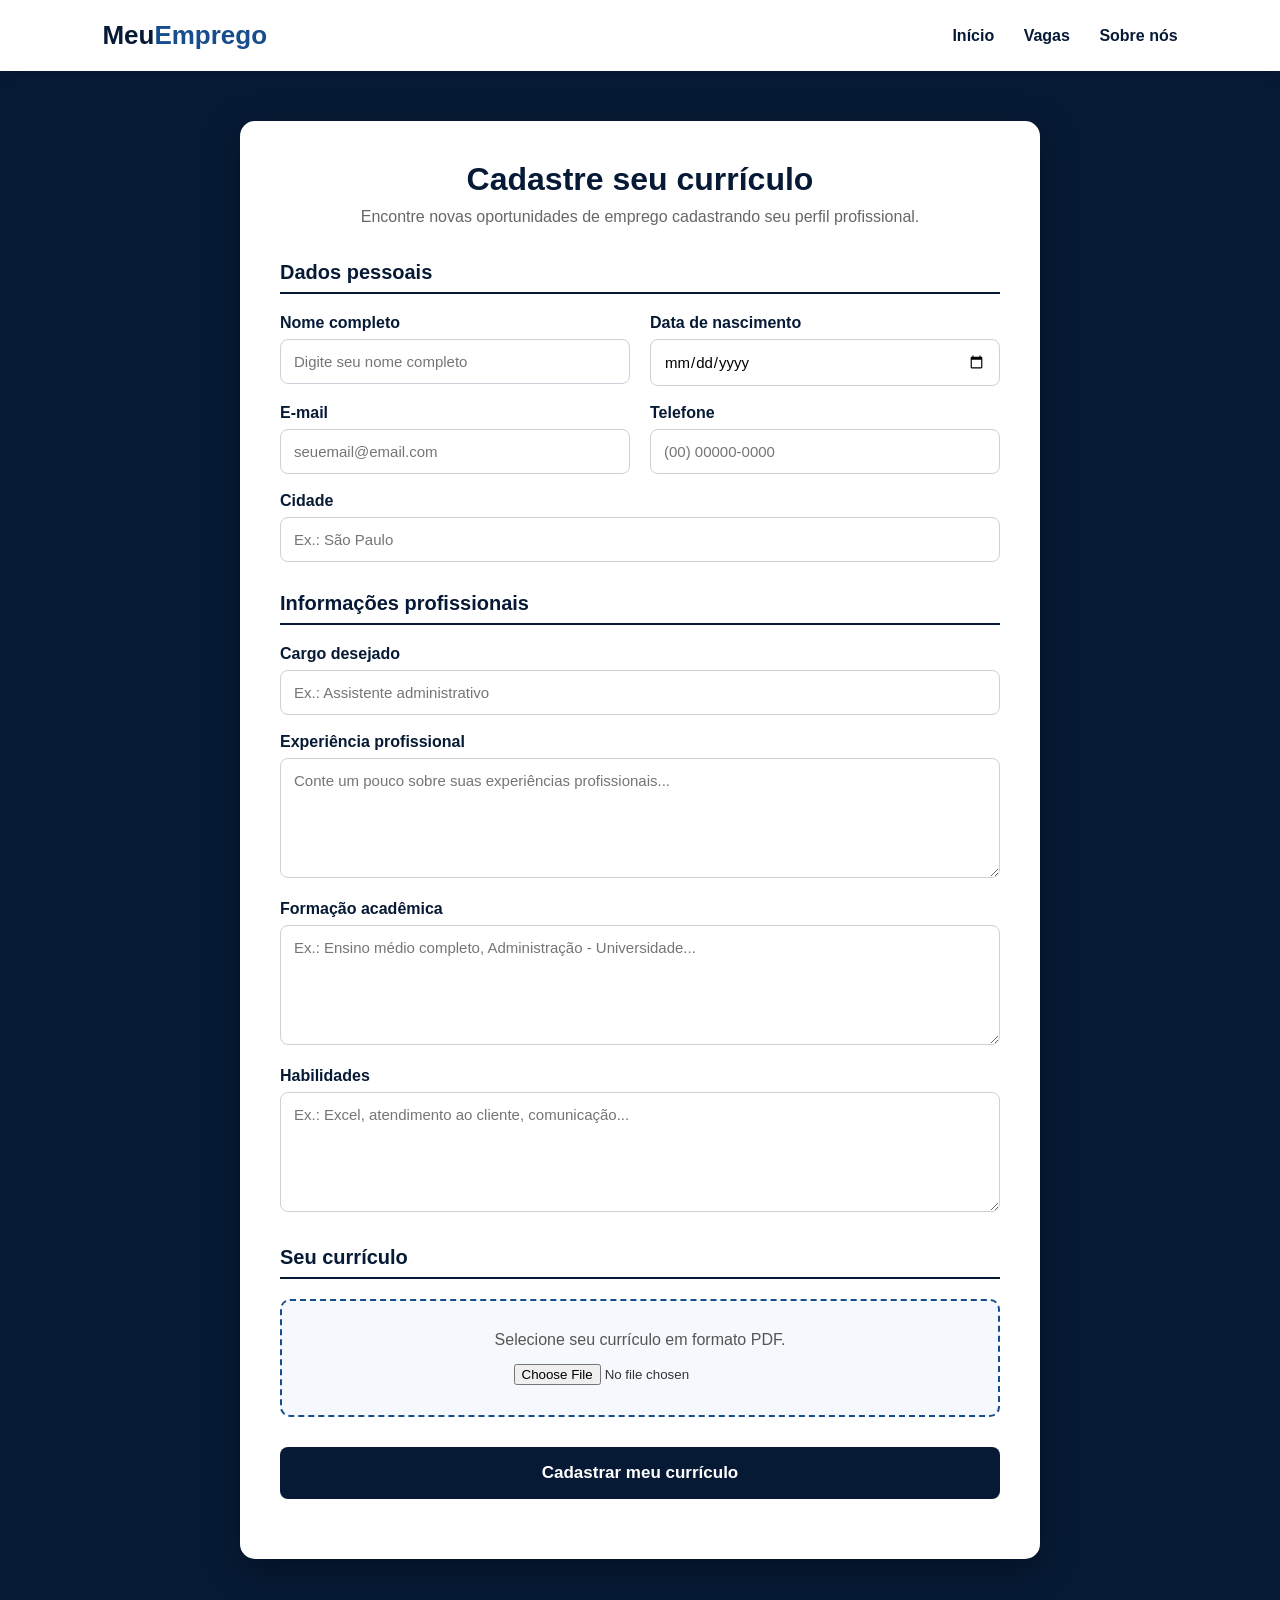
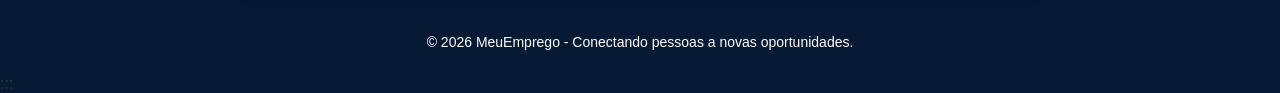
<file: index.html>
<!DOCTYPE html> <html lang="pt-BR">

<head> <meta charset="UTF-8"> <meta name="viewport" content="width=device-width, initial-scale=1.0">

<title>MeuEmprego - Cadastre seu Currículo</title>

<style>

* { margin: 0; padding: 0; box-sizing: border-box; font-family: Arial, Helvetica, sans-serif; }

body { background: #071a35; color: #333; }

header { background: #ffffff; padding: 20px 8%; display: flex; justify-content: space-between; align-items: center; box-shadow: 0 2px 10px rgba(0,0,0,0.2); }

.logo { color: #071a35; font-size: 26px; font-weight: bold; }

.logo span { color: #174d8c; }

nav a { text-decoration: none; color: #071a35; margin-left: 25px; font-weight: bold; }

nav a:hover { color: #174d8c; }

main { padding: 50px 20px; }

.container { max-width: 800px; margin: auto; background: #ffffff; padding: 40px; border-radius: 15px; box-shadow: 0 10px 35px rgba(0,0,0,0.35); }

.titulo { text-align: center; margin-bottom: 35px; }

.titulo h1 { color: #071a35; font-size: 32px; margin-bottom: 10px; }

.titulo p { color: #666; font-size: 16px; }

.secao { margin-bottom: 30px; }

.secao h2 { color: #071a35; border-bottom: 2px solid #071a35; padding-bottom: 8px; margin-bottom: 20px; font-size: 20px; }

.linha { display: flex; gap: 20px; }

.campo { flex: 1; margin-bottom: 18px; }

.campo label { display: block; color: #071a35; font-weight: bold; margin-bottom: 7px; }

.campo input, .campo select, .campo textarea { width: 100%; padding: 13px; border: 1px solid #ccd2da; border-radius: 8px; outline: none; font-size: 15px; }

.campo input:focus, .campo select:focus, .campo textarea:focus { border-color: #071a35; box-shadow: 0 0 5px rgba(7,26,53,0.2); }

.campo textarea { min-height: 120px; resize: vertical; }

.upload { border: 2px dashed #174d8c; background: #f5f8fc; padding: 30px; text-align: center; border-radius: 10px; }

.upload p { color: #555; margin-bottom: 15px; }

.upload input { border: none; }

.botao { width: 100%; padding: 16px; background: #071a35; color: #ffffff; border: none; border-radius: 8px; font-size: 17px; font-weight: bold; cursor: pointer; transition: 0.3s; }

.botao:hover { background: #174d8c; transform: translateY(-2px); }

#mensagem { text-align: center; margin-top: 20px; font-weight: bold; }

.sucesso { color: #16803c; }

.erro { color: #d32f2f; }

footer { text-align: center; color: #ffffff; padding: 25px; font-size: 14px; }

@media (max-width: 650px) {

header { flex-direction: column; gap: 15px; }

nav a { margin: 0 8px; }

.container { padding: 25px 20px; }

.linha { flex-direction: column; gap: 0; }

.titulo h1 { font-size: 26px; } }

</style>

</head>

<body>

<header>

<div class="logo"> Meu<span>Emprego</span> </div>

<nav> <a href="index.html">Início</a> <a href="vagas.html">Vagas</a> <a href="#">Sobre nós</a> </nav>

</header>

<main>

<div class="container">

<div class="titulo">

<h1>Cadastre seu currículo</h1>

<p> Encontre novas oportunidades de emprego cadastrando seu perfil profissional. </p>

</div>

<form id="curriculoForm">

<!-- DADOS PESSOAIS -->

<div class="secao">

<h2>Dados pessoais</h2>

<div class="linha">

<div class="campo">

<label for="nome"> Nome completo </label>

<input type="text" id="nome" placeholder="Digite seu nome completo" required >

</div>

<div class="campo">

<label for="nascimento"> Data de nascimento </label>

<input type="date" id="nascimento" required >

</div>

</div>

<div class="linha">

<div class="campo">

<label for="email"> E-mail </label>

<input type="email" id="email" placeholder="seuemail@email.com" required >

</div>

<div class="campo">

<label for="telefone"> Telefone </label>

<input type="tel" id="telefone" placeholder="(00) 00000-0000" maxlength="15" required >

</div>

</div>

<div class="campo">

<label for="cidade"> Cidade </label>

<input type="text" id="cidade" placeholder="Ex.: São Paulo" required >

</div>

</div>

<!-- INFORMAÇÕES PROFISSIONAIS -->

<div class="secao">

<h2>Informações profissionais</h2>

<div class="campo">

<label for="cargo"> Cargo desejado </label>

<input type="text" id="cargo" placeholder="Ex.: Assistente administrativo" required >

</div>

<div class="campo">

<label for="experiencia"> Experiência profissional </label>

<textarea id="experiencia" placeholder="Conte um pouco sobre suas experiências profissionais..." ></textarea>

</div>

<div class="campo">

<label for="formacao"> Formação acadêmica </label>

<textarea id="formacao" placeholder="Ex.: Ensino médio completo, Administração - Universidade..." ></textarea>

</div>

<div class="campo">

<label for="habilidades"> Habilidades </label>

<textarea id="habilidades" placeholder="Ex.: Excel, atendimento ao cliente, comunicação..." ></textarea>

</div>

</div>

<!-- CURRÍCULO -->

<div class="secao">

<h2>Seu currículo</h2>

<div class="upload">

<p> Selecione seu currículo em formato PDF. </p>

<input type="file" id="curriculo" accept=".pdf" required >

</div>

</div>

<button type="submit" class="botao" > Cadastrar meu currículo </button>

<div id="mensagem"></div>

</form>

</div>

</main>

<footer>

© 2026 MeuEmprego - Conectando pessoas a novas oportunidades.

</footer>

<script>

const formulario = document.getElementById("curriculoForm");

const telefone = document.getElementById("telefone");

const curriculo = document.getElementById("curriculo");

const mensagem = document.getElementById("mensagem");

/* ========================= MÁSCARA DO TELEFONE ========================== */

telefone.addEventListener("input", function () {

let valor = this.value.replace(/\D/g, "");

if (valor.length <= 10) {

valor = valor.replace( /(\d{2})(\d)/, "($1) $2" );

valor = valor.replace( /(\d{4})(\d)/, "$1-$2" );

} else {

valor = valor.replace( /(\d{2})(\d)/, "($1) $2" );

valor = valor.replace( /(\d{5})(\d)/, "$1-$2" );

}

this.value = valor;

});

/* ========================= ENVIO DO FORMULÁRIO ========================== */

formulario.addEventListener("submit", function(event) {

event.preventDefault();

const nome = document.getElementById("nome").value.trim();

const nascimento = document.getElementById("nascimento").value;

const email = document.getElementById("email").value.trim();

const telefoneValor = telefone.value.trim();

const cidade = document.getElementById("cidade").value.trim();

const cargo = document.getElementById("cargo").value.trim();

const experiencia = document.getElementById("experiencia").value.trim();

const formacao = document.getElementById("formacao").value.trim();

const habilidades = document.getElementById("habilidades").value.trim();

const telefoneNumeros = telefone.value.replace(/\D/g, "");

/* ========================= VALIDAÇÕES ========================== */

if (nome.length < 3) {

mensagem.textContent = "Digite seu nome completo.";

mensagem.className = "erro";

return; }

if (telefoneNumeros.length < 10) {

mensagem.textContent = "Digite um telefone válido.";

mensagem.className = "erro";

return; }

if (cargo.length < 2) {

mensagem.textContent = "Digite o cargo desejado.";

mensagem.className = "erro";

return; }

if (curriculo.files.length === 0) {

mensagem.textContent = "Selecione seu currículo em PDF.";

mensagem.className = "erro";

return; }

const arquivo = curriculo.files[0];

if ( arquivo.type !== "application/pdf" && !arquivo.name.toLowerCase().endsWith(".pdf") ) {

mensagem.textContent = "O currículo precisa estar em PDF.";

mensagem.className = "erro";

return; }

/* ========================= SALVAR INFORMAÇÕES NO LOCALSTORAGE ========================== */

const dadosCandidato = {

nome: nome,

nascimento: nascimento,

email: email,

telefone: telefoneValor,

cidade: cidade,

cargo: cargo,

experiencia: experiencia,

formacao: formacao,

habilidades: habilidades,

nomeCurriculo: arquivo.name

};

localStorage.setItem( "dadosCandidato", JSON.stringify(dadosCandidato) );

/* ========================= MENSAGEM DE SUCESSO ========================== */

mensagem.textContent = "Currículo cadastrado com sucesso!";

mensagem.className = "sucesso";

/* * Aguarda um pequeno tempo para * o usuário visualizar a mensagem * e depois abre a página do perfil. */

setTimeout(function() {

window.location.href = "vagas.html";

}, 1000);

});

</script>

</body>

</html> :::
</file>
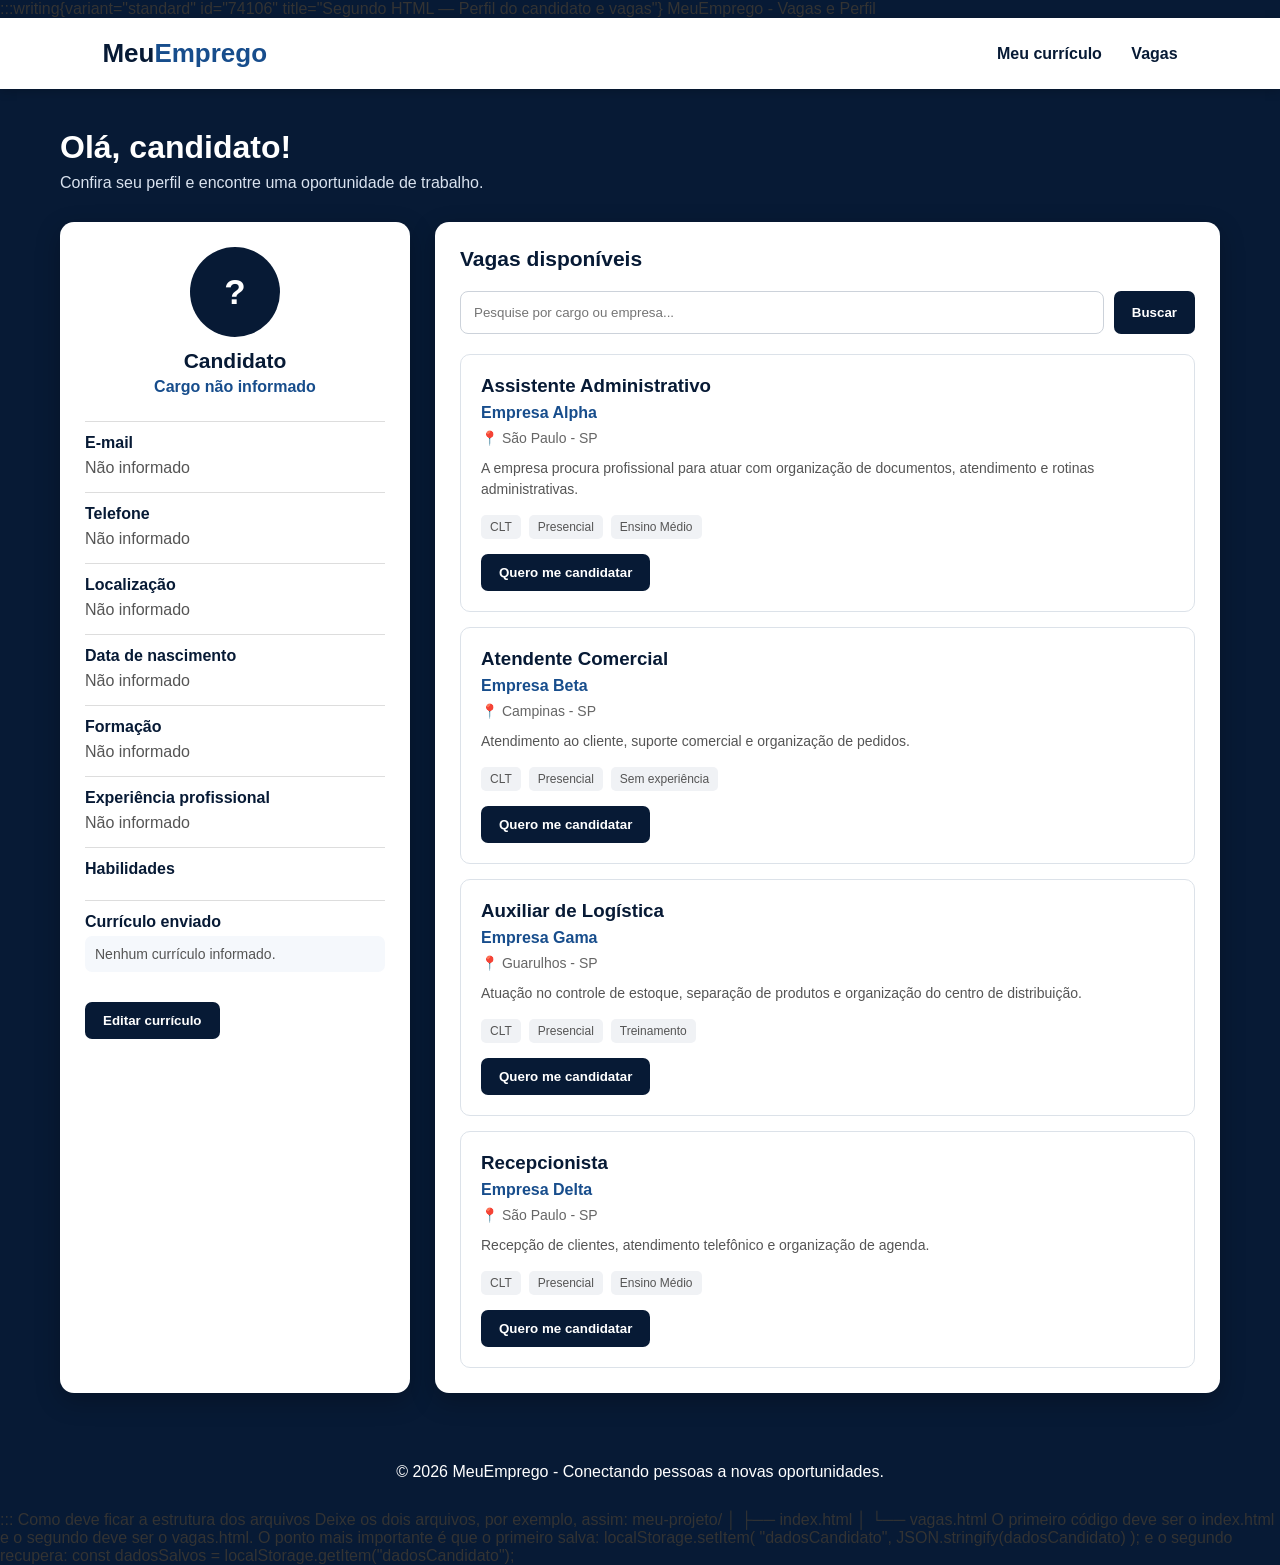
<file: vagas.html>
:::writing{variant="standard" id="74106" title="Segundo HTML — Perfil do candidato e vagas"} <!DOCTYPE html> <html lang="pt-BR">

<head>

<meta charset="UTF-8">

<meta name="viewport" content="width=device-width, initial-scale=1.0"

<title>MeuEmprego - Vagas e Perfil</title>

<style>

* { margin: 0; padding: 0; box-sizing: border-box; font-family: Arial, Helvetica, sans-serif; }

body { background: #071a35; color: #333; }

/* ========================= CABEÇALHO ========================== */

header { background: #ffffff; padding: 20px 8%; display: flex; justify-content: space-between; align-items: center; box-shadow: 0 2px 10px rgba(0,0,0,0.2); }

.logo { color: #071a35; font-size: 26px; font-weight: bold; }

.logo span { color: #174d8c; }

nav a { text-decoration: none; color: #071a35; margin-left: 25px; font-weight: bold; }

nav a:hover { color: #174d8c; }

/* ========================= CONTEÚDO ========================== */

main { max-width: 1200px; margin: auto; padding: 40px 20px; }

.titulo-principal { color: white; margin-bottom: 30px; }

.titulo-principal h1 { font-size: 32px; margin-bottom: 8px; }

.titulo-principal p { color: #d9e2ef; }

/* ========================= GRID ========================== */

.grid { display: grid; grid-template-columns: 350px 1fr; gap: 25px; }

/* ========================= CARDS ========================== */

.card { background: white; border-radius: 14px; padding: 25px; box-shadow: 0 8px 25px rgba(0,0,0,0.25); }

.card h2 { color: #071a35; margin-bottom: 20px; font-size: 21px; }

/* ========================= PERFIL ========================== */

.perfil-topo { text-align: center; margin-bottom: 25px; }

.avatar { width: 90px; height: 90px; background: #071a35; color: white; border-radius: 50%; display: flex; align-items: center; justify-content: center; font-size: 35px; font-weight: bold; margin: auto; margin-bottom: 12px; }

.perfil-topo h3 { color: #071a35; font-size: 21px; }

.cargo { color: #174d8c; margin-top: 5px; font-weight: bold; }

/* ========================= INFORMAÇÕES ========================== */

.info { border-top: 1px solid #ddd; padding: 12px 0; }

.info strong { display: block; color: #071a35; margin-bottom: 4px; }

.info span { color: #555; word-break: break-word; line-height: 1.5; }

/* ========================= HABILIDADES ========================== */

.habilidades { display: flex; flex-wrap: wrap; gap: 8px; margin-top: 10px; }

.habilidade { background: #e8f0fa; color: #174d8c; padding: 7px 10px; border-radius: 20px; font-size: 13px; font-weight: bold; }

/* ========================= VAGAS ========================== */

.vagas { display: grid; gap: 15px; }

.vaga { border: 1px solid #dce2e9; border-radius: 10px; padding: 20px; transition: 0.3s; }

.vaga:hover { border-color: #174d8c; box-shadow: 0 5px 15px rgba(7,26,53,0.12); transform: translateY(-2px); }

.vaga h3 { color: #071a35; margin-bottom: 7px; }

.empresa { color: #174d8c; font-weight: bold; margin-bottom: 8px; }

.local { color: #666; font-size: 14px; margin-bottom: 12px; }

.descricao { color: #555; font-size: 14px; line-height: 1.5; margin-bottom: 15px; }

.tags { display: flex; gap: 8px; flex-wrap: wrap; margin-bottom: 15px; }

.tag { background: #f0f2f5; color: #555; padding: 5px 9px; border-radius: 5px; font-size: 12px; }

/* ========================= BOTÃO ========================== */

.botao { border: none; background: #071a35; color: white; padding: 11px 18px; border-radius: 7px; font-weight: bold; cursor: pointer; transition: 0.3s; }

.botao:hover { background: #174d8c; }

/* ========================= BUSCA ========================== */

.busca { display: flex; gap: 10px; margin-bottom: 20px; }

.busca input { flex: 1; padding: 13px; border: 1px solid #ccd2da; border-radius: 8px; outline: none; }

.busca input:focus { border-color: #174d8c; }

/* ========================= EXPERIÊNCIA E FORMAÇÃO ========================== */

.texto-perfil { white-space: pre-line; line-height: 1.5; }

/* ========================= CURRÍCULO ========================== */

.arquivo-curriculo { background: #f5f8fc; padding: 10px; border-radius: 7px; color: #555; font-size: 14px; margin-top: 5px; }

/* ========================= MENSAGEM ========================== */

#mensagemVaga { margin-top: 15px; padding: 12px; border-radius: 7px; display: none; background: #e8f5e9; color: #16803c; font-weight: bold; }

/* ========================= RODAPÉ ========================== */

footer { color: white; text-align: center; padding: 30px; }

/* ========================= RESPONSIVIDADE ========================== */

@media (max-width: 850px) {

.grid { grid-template-columns: 1fr; }

header { flex-direction: column; gap: 15px; }

nav a { margin: 0 8px; } }

@media (max-width: 500px) {

main { padding: 25px 15px; }

.busca { flex-direction: column; }

.titulo-principal h1 { font-size: 26px; } }

</style>

</head>

<body>

<!-- ========================= CABEÇALHO ========================== -->

<header>

<div class="logo"> Meu<span>Emprego</span> </div>

<nav>

<a href="index.html"> Meu currículo </a>

<a href="vagas.html"> Vagas </a>

</nav>

</header>

<!-- ========================= CONTEÚDO PRINCIPAL ========================== -->

<main>

<div class="titulo-principal">

<h1 id="tituloSaudacao"> Olá, candidato! </h1>

<p> Confira seu perfil e encontre uma oportunidade de trabalho. </p>

</div>

<div class="grid">

<!-- ========================= PERFIL ========================== -->

<section class="card">

<div class="perfil-topo">

<div class="avatar" id="avatar" > ? </div>

<h3 id="nomePerfil"> Candidato </h3>

<p class="cargo" id="cargoPerfil" > Cargo não informado </p>

</div>

<div class="info">

<strong>E-mail</strong>

<span id="emailPerfil"> Não informado </span>

</div>

<div class="info">

<strong>Telefone</strong>

<span id="telefonePerfil"> Não informado </span>

</div>

<div class="info">

<strong>Localização</strong>

<span id="cidadePerfil"> Não informado </span>

</div>

<div class="info">

<strong>Data de nascimento</strong>

<span id="nascimentoPerfil"> Não informado </span>

</div>

<div class="info">

<strong>Formação</strong>

<span class="texto-perfil" id="formacaoPerfil" > Não informado </span>

</div>

<div class="info">

<strong>Experiência profissional</strong>

<span class="texto-perfil" id="experienciaPerfil" > Não informado </span>

</div>

<div class="info">

<strong>Habilidades</strong>

<div class="habilidades" id="habilidadesPerfil" > </div>

</div>

<div class="info">

<strong>Currículo enviado</strong>

<div class="arquivo-curriculo" id="curriculoPerfil" > Nenhum currículo informado. </div>

</div>

<br>

<button class="botao" onclick="editarPerfil()" > Editar currículo </button>

</section>

<!-- ========================= VAGAS ========================== -->

<section class="card">

<h2> Vagas disponíveis </h2>

<div class="busca">

<input type="text" id="pesquisa" placeholder="Pesquise por cargo ou empresa..." >

<button class="botao" onclick="buscarVagas()" > Buscar </button>

</div>

<div class="vagas" id="listaVagas" >

<!-- VAGA 1 -->

<div class="vaga" data-busca="assistente administrativo empresa alpha" >

<h3> Assistente Administrativo </h3>

<p class="empresa"> Empresa Alpha </p>

<p class="local"> 📍 São Paulo - SP </p>

<p class="descricao"> A empresa procura profissional para atuar com organização de documentos, atendimento e rotinas administrativas. </p>

<div class="tags">

<span class="tag"> CLT </span>

<span class="tag"> Presencial </span>

<span class="tag"> Ensino Médio </span>

</div>

<button class="botao" onclick="candidatar('Assistente Administrativo')" > Quero me candidatar </button>

</div>

<!-- VAGA 2 -->

<div class="vaga" data-busca="atendente comercial empresa beta" >

<h3> Atendente Comercial </h3>

<p class="empresa"> Empresa Beta </p>

<p class="local"> 📍 Campinas - SP </p>

<p class="descricao"> Atendimento ao cliente, suporte comercial e organização de pedidos. </p>

<div class="tags">

<span class="tag"> CLT </span>

<span class="tag"> Presencial </span>

<span class="tag"> Sem experiência </span>

</div>

<button class="botao" onclick="candidatar('Atendente Comercial')" > Quero me candidatar </button>

</div>

<!-- VAGA 3 -->

<div class="vaga" data-busca="auxiliar de logística empresa gama" >

<h3> Auxiliar de Logística </h3>

<p class="empresa"> Empresa Gama </p>

<p class="local"> 📍 Guarulhos - SP </p>

<p class="descricao"> Atuação no controle de estoque, separação de produtos e organização do centro de distribuição. </p>

<div class="tags">

<span class="tag"> CLT </span>

<span class="tag"> Presencial </span>

<span class="tag"> Treinamento </span>

</div>

<button class="botao" onclick="candidatar('Auxiliar de Logística')" > Quero me candidatar </button>

</div>

<!-- VAGA 4 -->

<div class="vaga" data-busca="recepcionista empresa delta" >

<h3> Recepcionista </h3>

<p class="empresa"> Empresa Delta </p>

<p class="local"> 📍 São Paulo - SP </p>

<p class="descricao"> Recepção de clientes, atendimento telefônico e organização de agenda. </p>

<div class="tags">

<span class="tag"> CLT </span>

<span class="tag"> Presencial </span>

<span class="tag"> Ensino Médio </span>

</div>

<button class="botao" onclick="candidatar('Recepcionista')" > Quero me candidatar </button>

</div>

</div>

<div id="mensagemVaga"></div>

</section>

</div>

</main>

<footer>

© 2026 MeuEmprego - Conectando pessoas a novas oportunidades.

</footer>

<script>

/* ========================= CARREGAR DADOS DO CANDIDATO ========================== */

function carregarPerfil() {

const dadosSalvos = localStorage.getItem("dadosCandidato");

/* * Se não houver dados cadastrados, * mantém os valores padrão. */

if (!dadosSalvos) {

return;

}

const dados = JSON.parse(dadosSalvos);

/* ========================= NOME ========================== */

if (dados.nome) {

document.getElementById("nomePerfil") .textContent = dados.nome;

document.getElementById("tituloSaudacao") .textContent = "Olá, " + dados.nome + "!";

/* * Pega as primeiras letras do nome * para formar o avatar. */

const partesNome = dados.nome .trim() .split(/\s+/);

let iniciais = "";

if (partesNome.length >= 2) {

iniciais = partesNome[0].charAt(0) + partesNome[partesNome.length - 1].charAt(0);

} else {

iniciais = partesNome[0].substring(0, 2);

}

document.getElementById("avatar") .textContent = iniciais.toUpperCase();

}

/* ========================= CARGO ========================== */

if (dados.cargo) {

document.getElementById("cargoPerfil") .textContent = dados.cargo;

}

/* ========================= E-MAIL ========================== */

if (dados.email) {

document.getElementById("emailPerfil") .textContent = dados.email;

}

/* ========================= TELEFONE ========================== */

if (dados.telefone) {

document.getElementById("telefonePerfil") .textContent = dados.telefone;

}

/* ========================= CIDADE ========================== */

if (dados.cidade) {

document.getElementById("cidadePerfil") .textContent = dados.cidade;

}

/* ========================= DATA DE NASCIMENTO ========================== */

if (dados.nascimento) {

const partes = dados.nascimento.split("-");

if (partes.length === 3) {

const dataFormatada = partes[2] + "/" + partes[1] + "/" + partes[0];

document.getElementById("nascimentoPerfil") .textContent = dataFormatada;

}

}

/* ========================= FORMAÇÃO ========================== */

if (dados.formacao) {

document.getElementById("formacaoPerfil") .textContent = dados.formacao;

}

/* ========================= EXPERIÊNCIA ========================== */

if (dados.experiencia) {

document.getElementById("experienciaPerfil") .textContent = dados.experiencia;

}

/* ========================= HABILIDADES ========================== */

const areaHabilidades = document.getElementById("habilidadesPerfil");

areaHabilidades.innerHTML = "";

if (dados.habilidades) {

/* * Permite separar habilidades * por vírgula. * * Exemplo: * Excel, Comunicação, Atendimento */

const listaHabilidades = dados.habilidades .split(",") .map(function(habilidade) {

return habilidade.trim();

}) .filter(function(habilidade) {

return habilidade.length > 0;

});

if (listaHabilidades.length > 0) {

listaHabilidades.forEach(function(habilidade) {

const span = document.createElement("span");

span.className = "habilidade";

span.textContent = habilidade;

areaHabilidades.appendChild(span);

});

}

}

/* * Caso nenhuma habilidade tenha sido * informada. */

if (areaHabilidades.children.length === 0) {

const span = document.createElement("span");

span.className = "habilidade";

span.textContent = "Não informado";

areaHabilidades.appendChild(span);

}

/* ========================= NOME DO PDF ========================== */

if (dados.nomeCurriculo) {

document.getElementById("curriculoPerfil") .textContent = dados.nomeCurriculo;

}

}

/* ========================= BUSCAR VAGAS ========================== */

function buscarVagas() {

const pesquisa = document .getElementById("pesquisa") .value .toLowerCase() .trim();

const vagas = document.querySelectorAll(".vaga");

vagas.forEach(function(vaga) {

const texto = vaga .getAttribute("data-busca") .toLowerCase();

if (texto.includes(pesquisa)) {

vaga.style.display = "block";

} else {

vaga.style.display = "none";

}

});

}

/* ========================= PESQUISA AO DIGITAR ========================== */

document .getElementById("pesquisa") .addEventListener( "input", buscarVagas );

/* ========================= CANDIDATAR-SE ========================== */

function candidatar(vaga) {

const dadosSalvos = localStorage.getItem("dadosCandidato");

if (!dadosSalvos) {

alert( "Você precisa cadastrar seu currículo primeiro." );

window.location.href = "index.html";

return;

}

const dados = JSON.parse(dadosSalvos);

const mensagem = document.getElementById("mensagemVaga");

mensagem.style.display = "block";

mensagem.textContent = "Candidatura realizada para a vaga de " + vaga + ". Seu currículo de " + (dados.nome || "candidato") + " foi selecionado para esta candidatura.";

/* * Rola suavemente até a mensagem. */

mensagem.scrollIntoView({ behavior: "smooth", block: "center" });

}

/* ========================= EDITAR PERFIL ========================== */

function editarPerfil() {

window.location.href = "index.html";

}

/* ========================= CARREGAR PERFIL ========================== */

carregarPerfil();

</script>

</body>

</html> :::

Como deve ficar a estrutura dos arquivos
Deixe os dois arquivos, por exemplo, assim:

meu-projeto/
│
├── index.html
│
└── vagas.html
O primeiro código deve ser o index.html e o segundo deve ser o vagas.html.

O ponto mais importante é que o primeiro salva:

localStorage.setItem(
    "dadosCandidato",
    JSON.stringify(dadosCandidato)
);
e o segundo recupera:

const dadosSalvos =
    localStorage.getItem("dadosCandidato");
</file>
